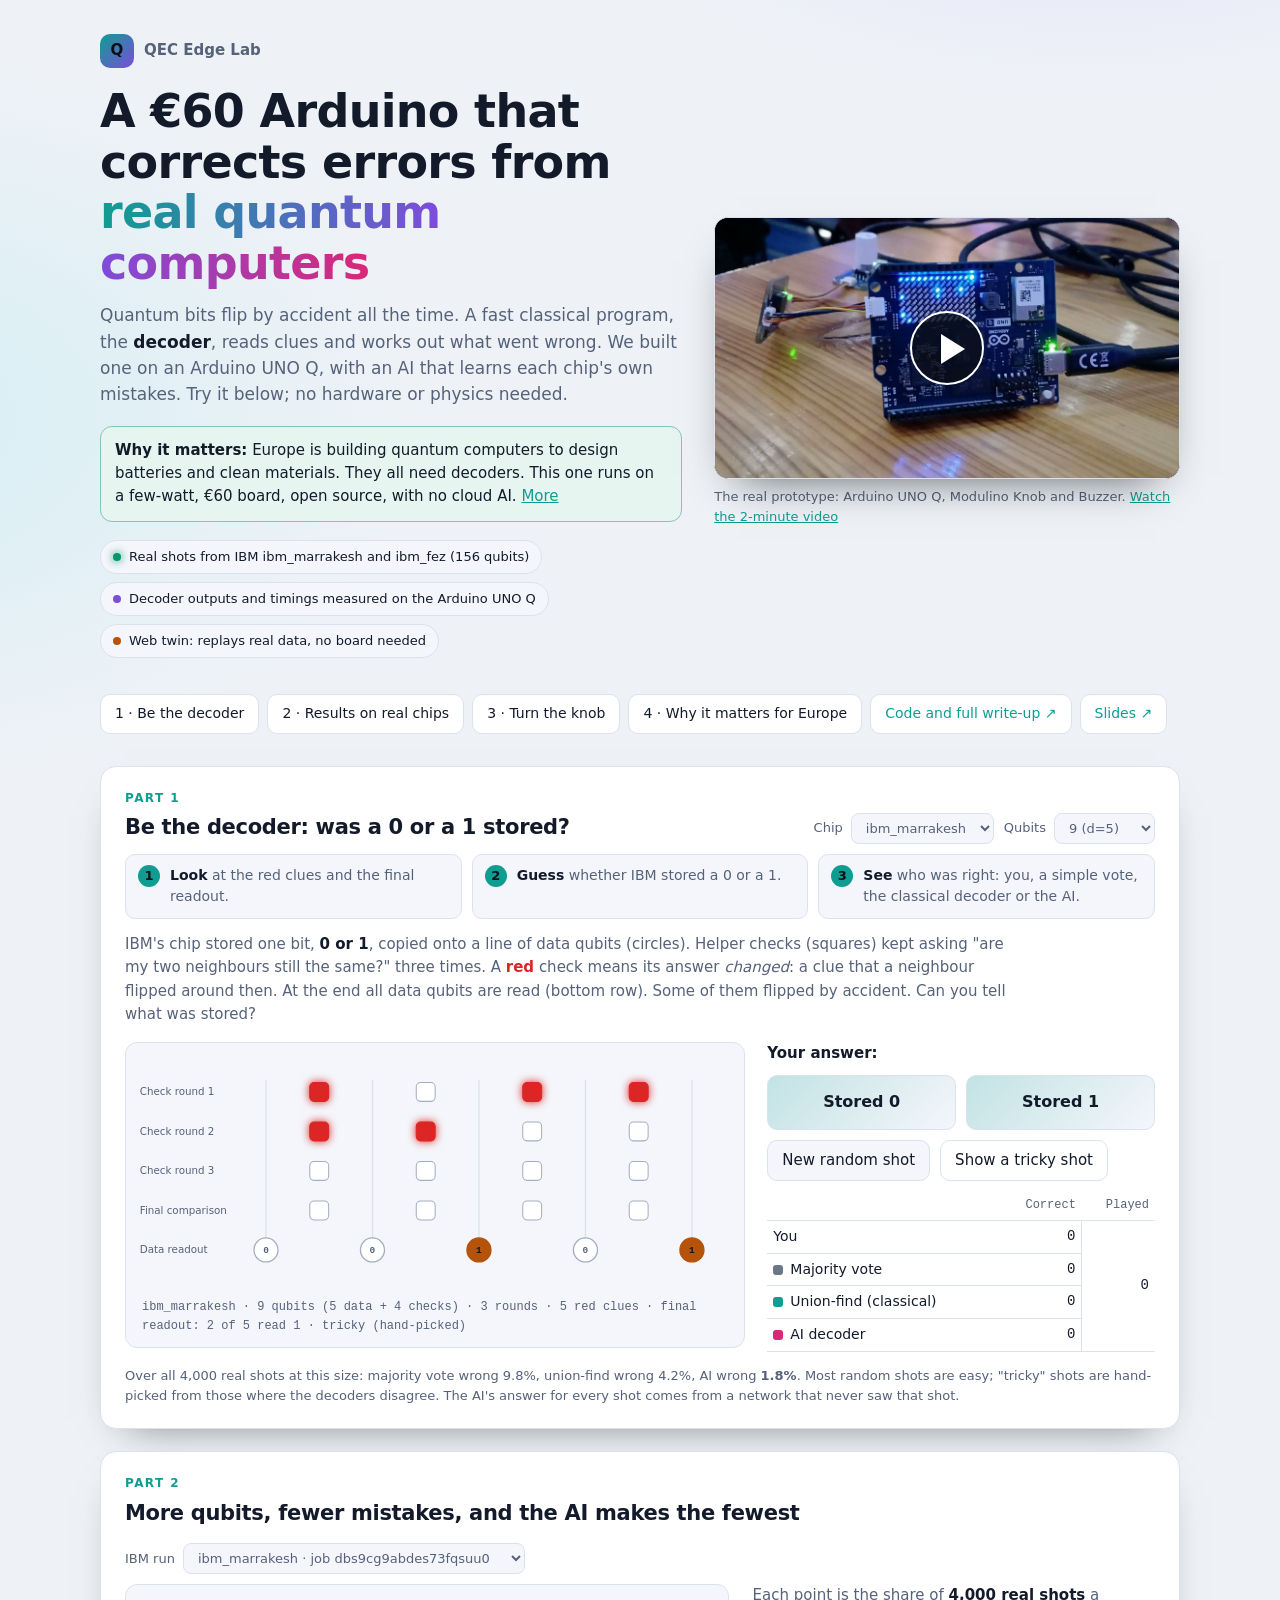
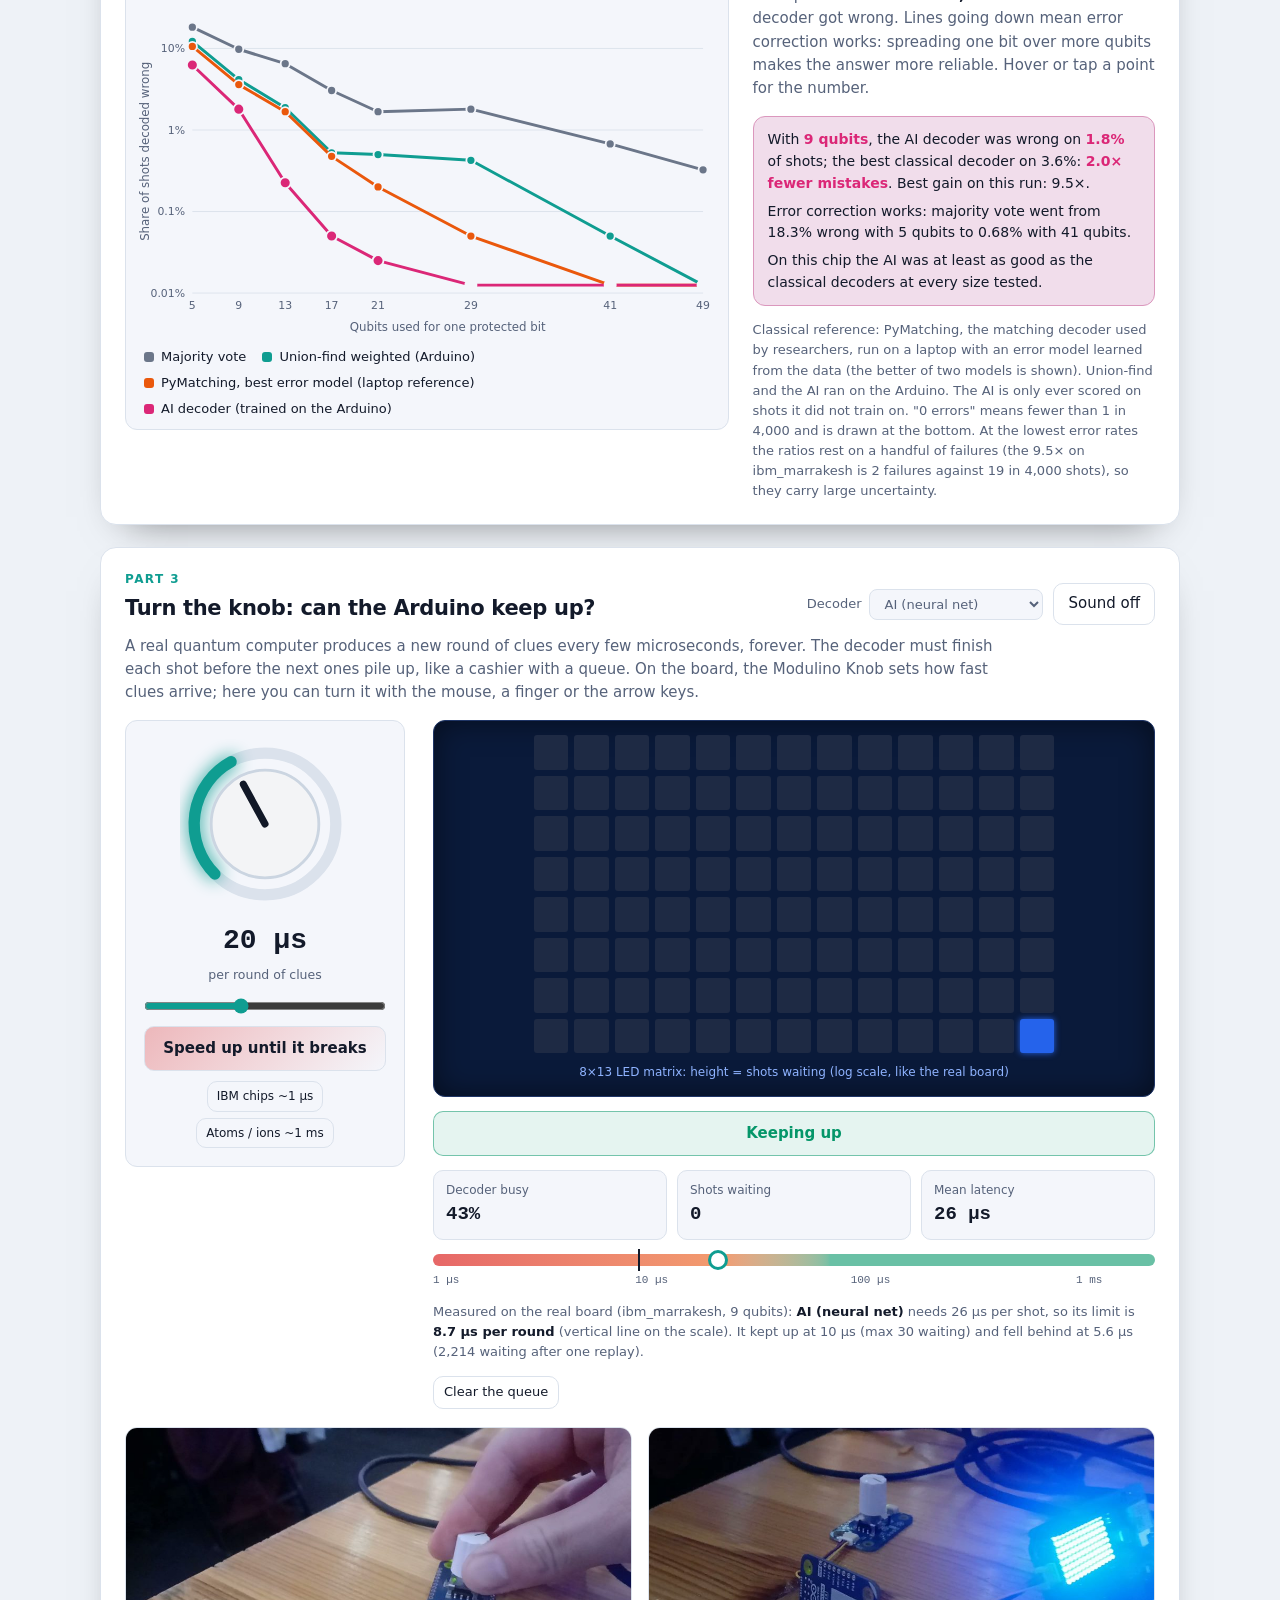
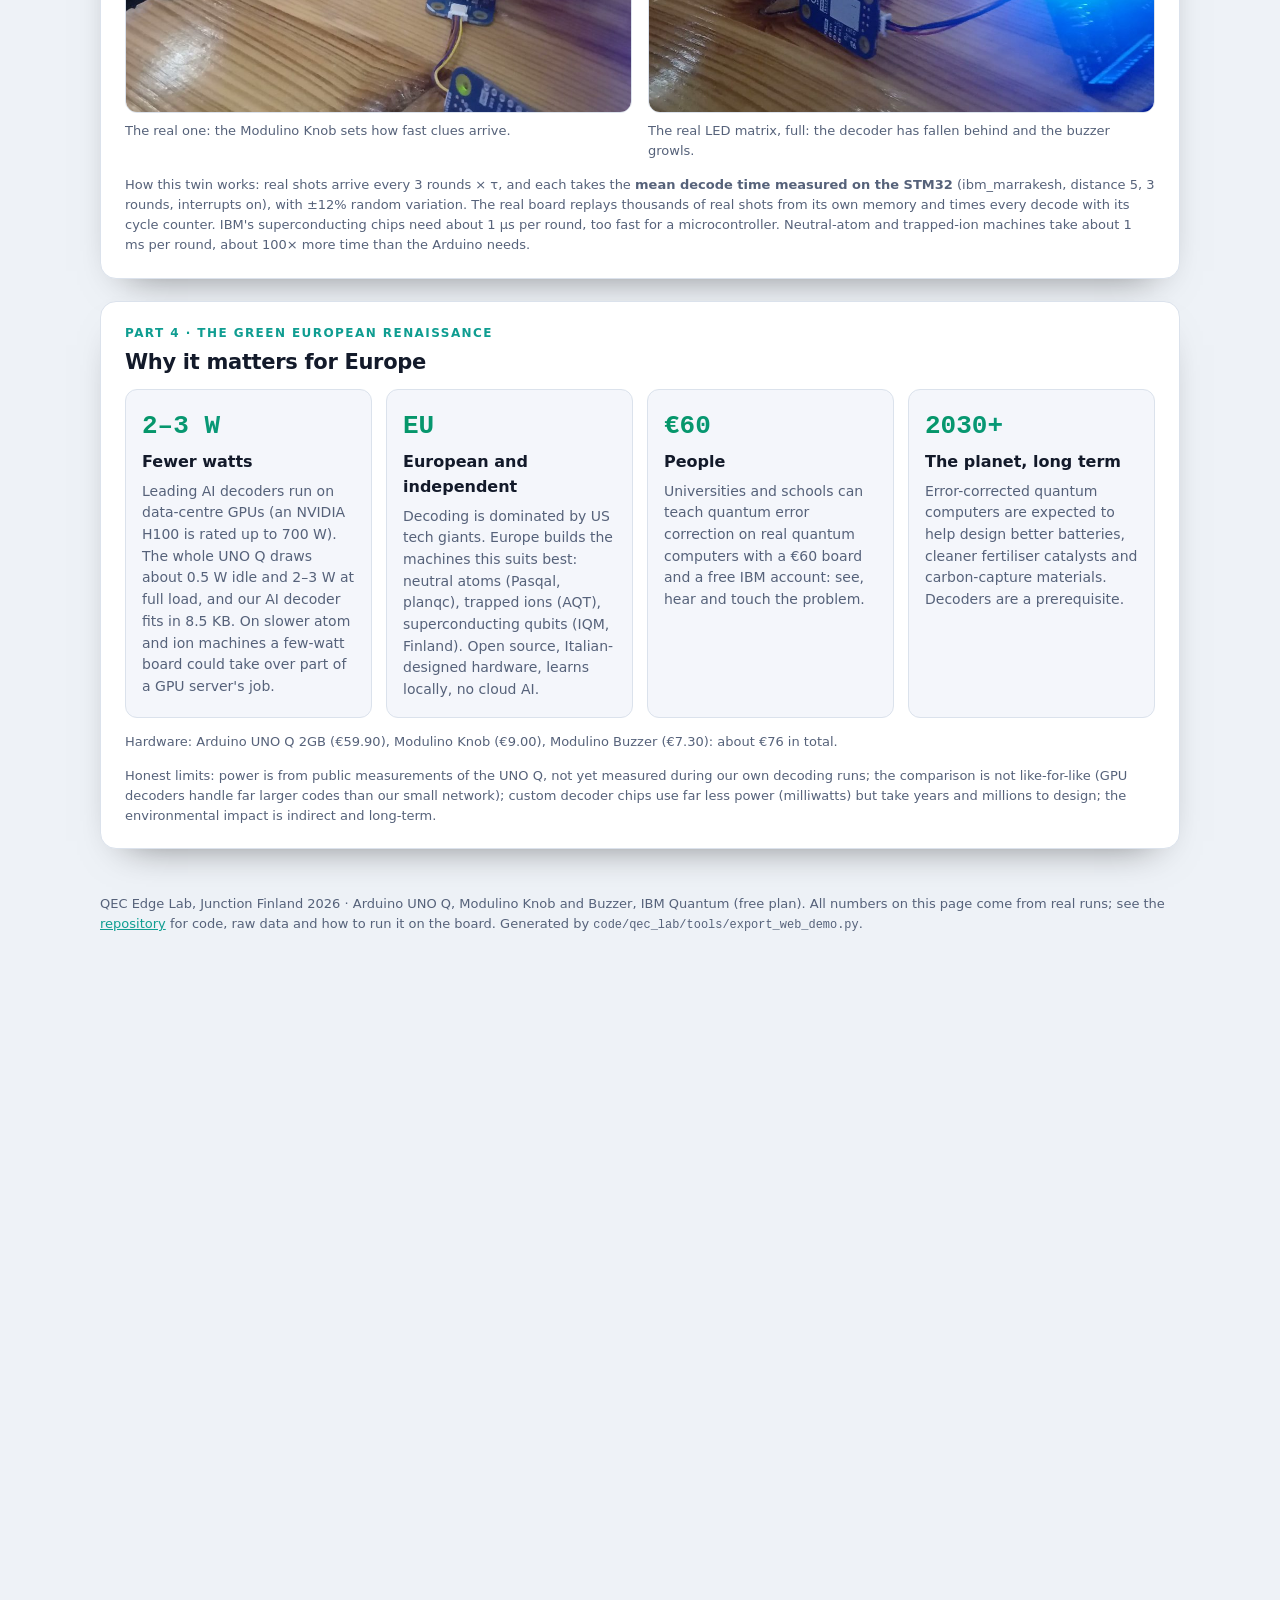
<file: docs/index.html>
<!doctype html>
<html lang="en"><head><meta charset="utf-8"><meta name="viewport" content="width=device-width, initial-scale=1">
<title>QEC Edge Lab</title><meta http-equiv="refresh" content="0; url=demo/"></head>
<body style="background:#070b14;color:#e8edf6;font-family:system-ui,sans-serif"><p><a style="color:#4fd1c5" href="demo/">Open the QEC Edge Lab interactive demo</a></p></body></html>
</file>
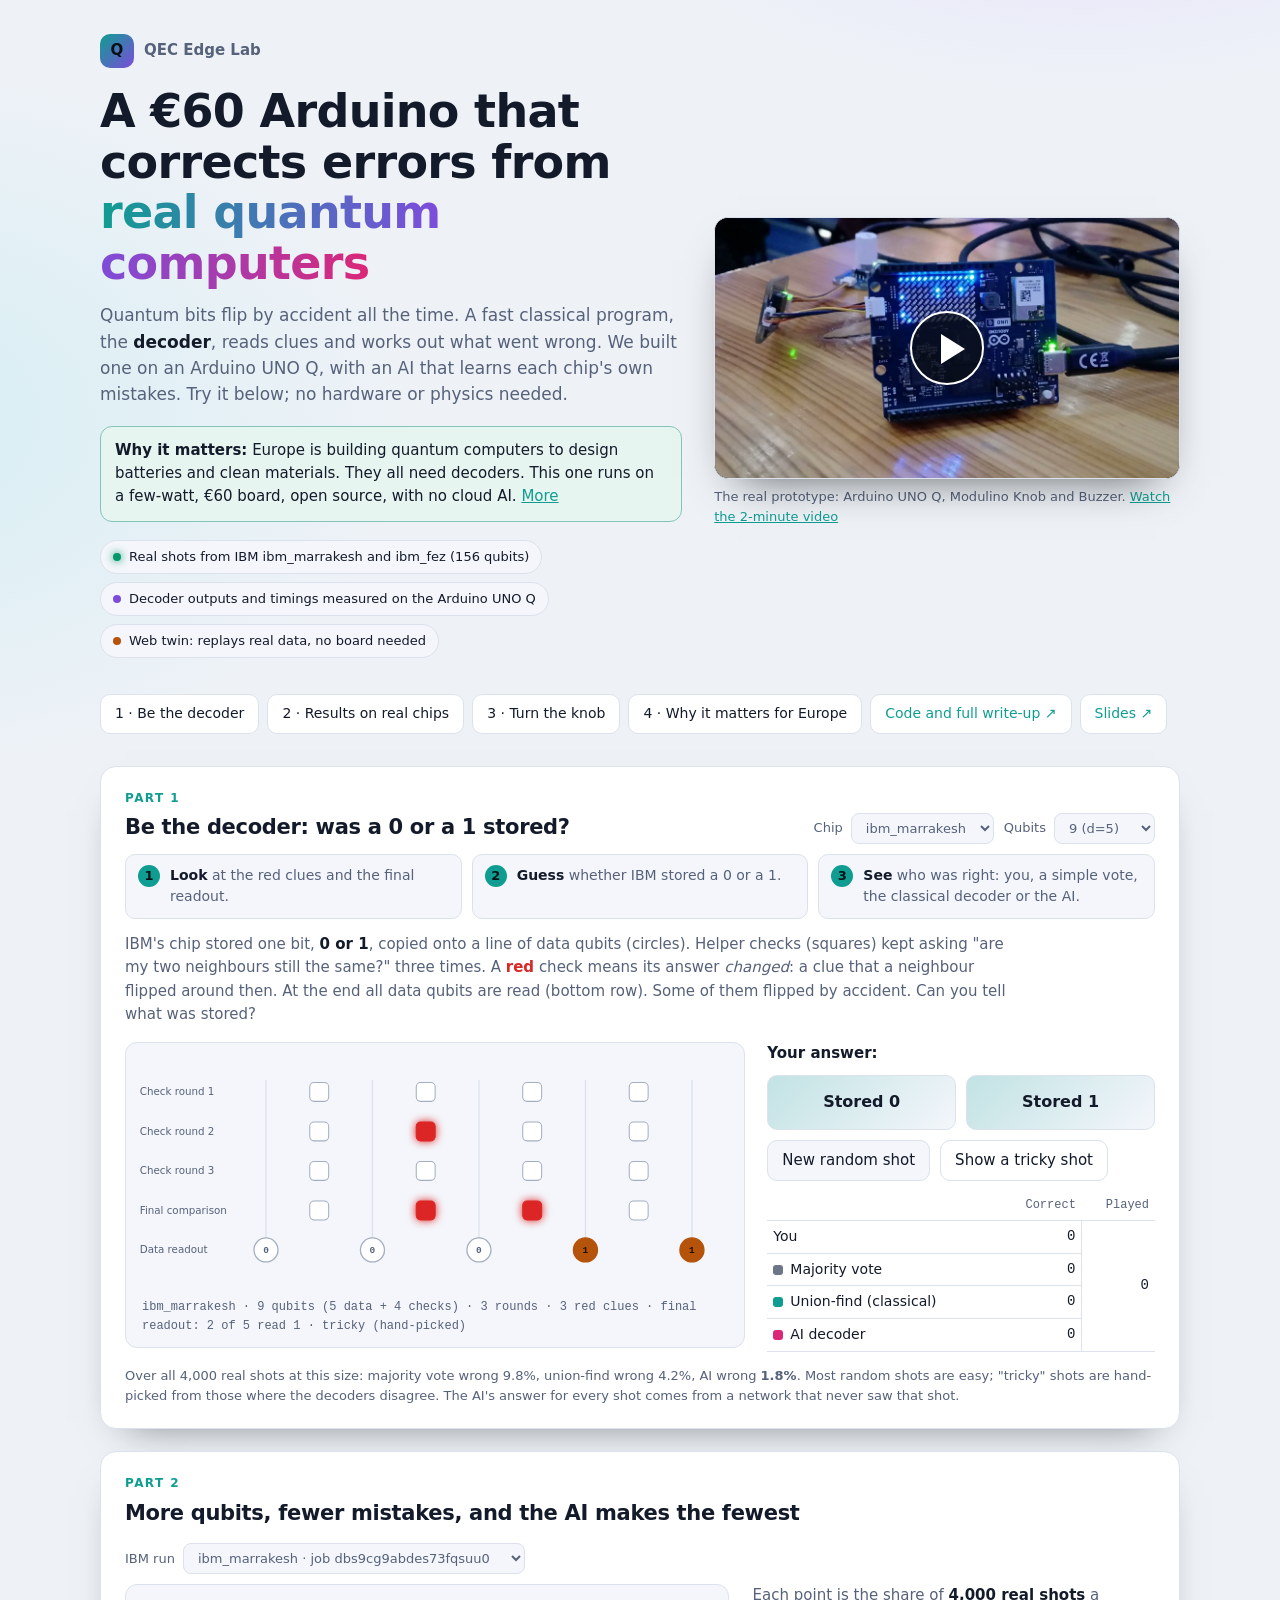
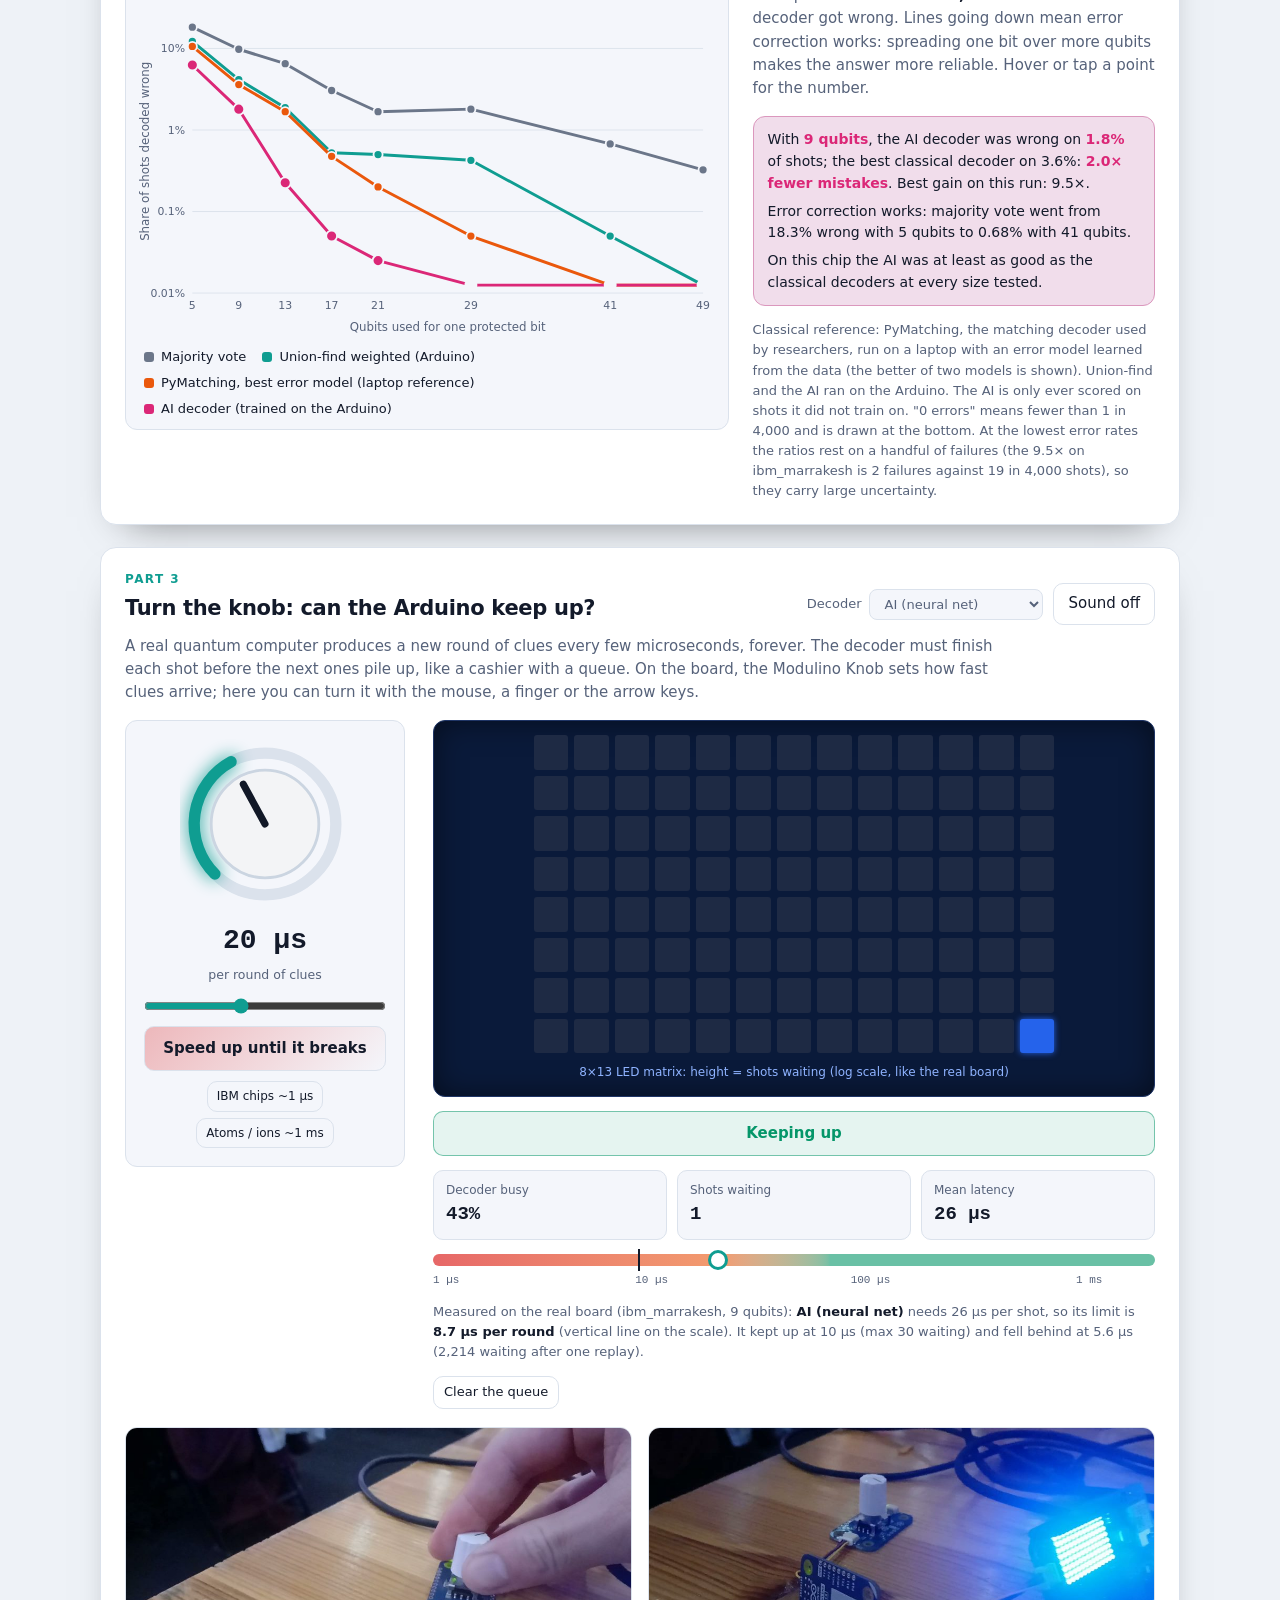
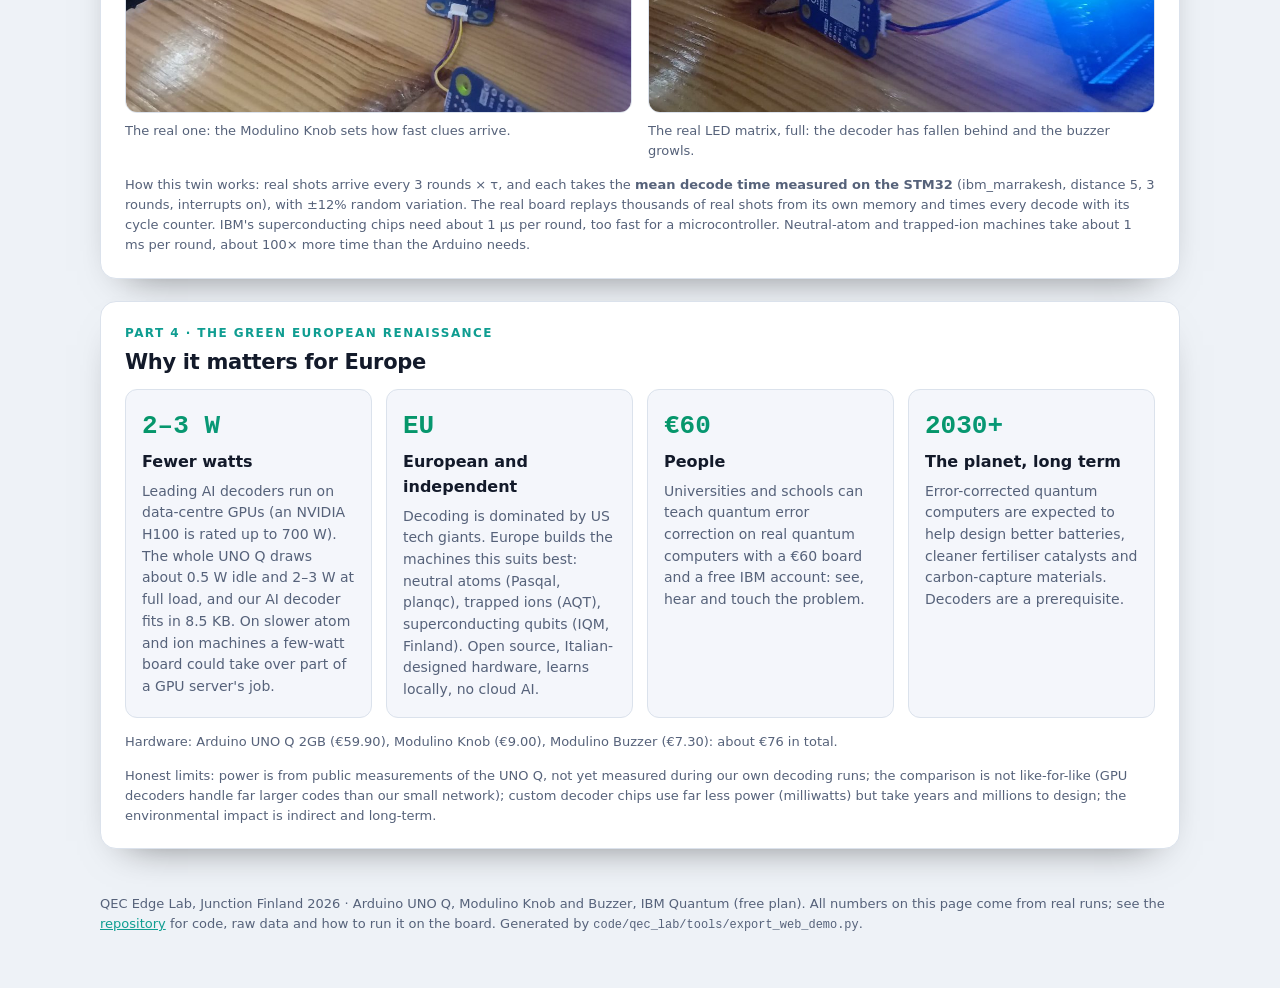
<file: docs/demo/index.html>
<!doctype html>
<html lang="en">
<head>
<meta charset="utf-8">
<meta name="viewport" content="width=device-width, initial-scale=1">
<title>QEC Edge Lab · Interactive demo</title>
<meta name="description" content="Interactive web twin of QEC Edge Lab: real IBM quantum computer data decoded by an Arduino UNO Q, with an on-device AI decoder.">
<meta property="og:title" content="QEC Edge Lab: a €60 Arduino that corrects real quantum-computer errors">
<meta property="og:description" content="Be the decoder on real IBM quantum data, compare decoders, and turn a virtual knob until the Arduino falls behind.">
<meta property="og:image" content="https://victor-onofre.github.io/QEC_Edge_Lab_submission/demo/img/board.jpg">
<meta property="og:type" content="website">
<meta name="twitter:card" content="summary_large_image">
<link rel="stylesheet" href="style.css">
</head>
<body>
<header class="hero">
  <div class="wrap">
    <div class="brand"><div class="logo" aria-hidden="true">Q</div><span>QEC Edge Lab</span></div>
    <div class="hero-grid"><div>
    <h1>A €60 Arduino that corrects errors from <span class="grad">real quantum computers</span></h1>
    <p class="lede">Quantum bits flip by accident all the time. A fast classical program, the <b>decoder</b>, reads clues
      and works out what went wrong. We built one on an Arduino UNO Q, with an AI that learns each chip's own
      mistakes. Try it below; no hardware or physics needed.</p>
    <p class="why-eu"><b>Why it matters:</b> Europe is building quantum computers to design batteries and clean
      materials. They all need decoders. This one runs on a few-watt, €60 board, open source, with no cloud AI.
      <a href="#europe">More</a></p>
    <div class="badges">
      <span class="badge"><i class="dot ok"></i>Real shots from IBM ibm_marrakesh and ibm_fez (156 qubits)</span>
      <span class="badge"><i class="dot hw"></i>Decoder outputs and timings measured on the Arduino UNO Q</span>
      <span class="badge"><i class="dot warm"></i>Web twin: replays real data, no board needed</span>
    </div>
    </div>
    <figure class="hero-media">
      <button id="videoBtn" class="video" aria-label="Play the 2-minute demo video (loads YouTube)">
        <img src="img/board.jpg" alt="The Arduino UNO Q with its LED matrix lit, connected to a Modulino Knob and Buzzer" width="960" height="540">
        <span class="play" aria-hidden="true"></span>
      </button>
      <figcaption>The real prototype: Arduino UNO Q, Modulino Knob and Buzzer. <a href="https://www.youtube.com/watch?v=pFP3tOLFYHk">Watch the 2-minute video</a></figcaption>
    </figure>
    </div>
    <nav class="jump">
      <a href="#play">1 · Be the decoder</a><a href="#results">2 · Results on real chips</a><a href="#realtime">3 · Turn the knob</a><a href="#europe">4 · Why it matters for Europe</a>
      <a class="ext" href="https://github.com/victor-onofre/QEC_Edge_Lab_submission">Code and full write-up ↗</a>
      <a class="ext" href="https://github.com/victor-onofre/QEC_Edge_Lab_submission/blob/main/presentation/qec_edge_lab_pitch.pdf">Slides ↗</a>
    </nav>
  </div>
</header>

<main class="wrap">
  <!-- 1. Shot game ------------------------------------------------------------------------------------------- -->
  <section id="play" class="card">
    <div class="card-head">
      <div><p class="kicker">Part 1</p><h2>Be the decoder: was a 0 or a 1 stored?</h2></div>
      <div class="controls">
        <label>Chip <select id="shotRun"></select></label>
        <label>Qubits <select id="shotD"></select></label>
      </div>
    </div>
    <ol class="steps">
      <li><b>Look</b> at the red clues and the final readout.</li>
      <li><b>Guess</b> whether IBM stored a 0 or a 1.</li>
      <li><b>See</b> who was right: you, a simple vote, the classical decoder or the AI.</li>
    </ol>
    <p class="explain">IBM's chip stored one bit, <b>0 or 1</b>, copied onto a line of data qubits (circles). Helper
      checks (squares) kept asking "are my two neighbours still the same?" three times. A <b class="red">red</b> check
      means its answer <i>changed</i>: a clue that a neighbour flipped around then. At the end all data qubits are read
      (bottom row). Some of them flipped by accident. Can you tell what was stored?</p>
    <div class="shot-layout">
      <div class="shot-box"><svg id="shotSvg" role="img" aria-label="Diagram of one real shot"></svg>
        <p class="shot-meta" id="shotMeta"></p></div>
      <div class="shot-side">
        <div class="guess" id="guessBox">
          <p class="q">Your answer:</p>
          <div class="btnrow"><button class="big" data-guess="0">Stored 0</button><button class="big" data-guess="1">Stored 1</button></div>
        </div>
        <div class="verdicts" id="verdicts" hidden>
          <p class="truth" id="truthLine"></p>
          <ul>
            <li id="vYou"></li><li id="vMaj"></li><li id="vUf"></li><li id="vAi"></li>
          </ul>
          <p class="why" id="whyLine"></p>
        </div>
        <div class="btnrow">
          <button id="nextShot">New random shot</button>
          <button id="trickyShot" class="ghost">Show a tricky shot</button>
        </div>
        <table class="score" aria-label="Score">
          <thead><tr><th></th><th>Correct</th><th>Played</th></tr></thead>
          <tbody>
            <tr><td>You</td><td id="sYou">0</td><td rowspan="4" id="sN">0</td></tr>
            <tr><td><i class="sw maj"></i>Majority vote</td><td id="sMaj">0</td></tr>
            <tr><td><i class="sw ufw"></i>Union-find (classical)</td><td id="sUf">0</td></tr>
            <tr><td><i class="sw ai"></i>AI decoder</td><td id="sAi">0</td></tr>
          </tbody>
        </table>
      </div>
    </div>
    <p class="note" id="shotNote"></p>
  </section>

  <!-- 2. Results ---------------------------------------------------------------------------------------------- -->
  <section id="results" class="card">
    <div class="card-head">
      <div><p class="kicker">Part 2</p><h2>More qubits, fewer mistakes, and the AI makes the fewest</h2></div>
      <div class="controls"><label>IBM run <select id="resRun"></select></label></div>
    </div>
    <div class="res-layout">
      <div class="chart-box">
        <svg id="resSvg" role="img" aria-label="Logical error rate versus number of qubits"></svg>
        <div class="legend" id="resLegend"></div>
      </div>
      <div class="res-side">
        <p class="explain">Each point is the share of <b>4,000 real shots</b> a decoder got wrong. Lines going down
          mean error correction works: spreading one bit over more qubits makes the answer more reliable. Hover or tap
          a point for the number.</p>
        <div class="callout" id="resCallout"></div>
        <p class="note">Classical reference: PyMatching, the matching decoder used by researchers, run on a laptop
          with an error model learned from the data (the better of two models is shown). Union-find and the AI ran on the Arduino. The AI is only ever
          scored on shots it did not train on. "0 errors" means fewer than 1 in 4,000 and is drawn at the bottom.
          At the lowest error rates the ratios rest on a handful of failures (the 9.5× on ibm_marrakesh is 2 failures
          against 19 in 4,000 shots), so they carry large uncertainty.</p>
      </div>
    </div>
  </section>

  <!-- 3. Real time ---------------------------------------------------------------------------------------------- -->
  <section id="realtime" class="card">
    <div class="card-head">
      <div><p class="kicker">Part 3</p><h2>Turn the knob: can the Arduino keep up?</h2></div>
      <div class="controls">
        <label>Decoder <select id="rtDec"></select></label>
        <button id="soundBtn" class="ghost" aria-pressed="false">Sound off</button>
      </div>
    </div>
    <p class="explain">A real quantum computer produces a new round of clues every few microseconds, forever. The decoder
      must finish each shot before the next ones pile up, like a cashier with a queue. On the board, the Modulino
      Knob sets how fast clues arrive; here you can turn it with the mouse, a finger or the arrow keys.</p>
    <div class="rt-layout">
      <div class="knob-box">
        <div id="knob" class="knob" role="slider" tabindex="0" aria-label="Round time" aria-valuemin="0" aria-valuemax="1000">
          <svg viewBox="0 0 120 120" aria-hidden="true">
            <circle cx="60" cy="60" r="50" class="knob-ring"/>
            <path id="knobArc" class="knob-arc" d=""/>
            <circle cx="60" cy="60" r="38" class="knob-body"/>
            <line id="knobTick" x1="60" y1="60" x2="60" y2="28" class="knob-tick"/>
          </svg>
        </div>
        <div class="tau"><span id="tauVal">20 µs</span><small>per round of clues</small></div>
        <input id="tauRange" type="range" min="0" max="1000" value="500" aria-label="Round time slider">
        <button id="sweepBtn" class="big sweep">Speed up until it breaks</button>
        <div class="presets">
          <button data-tau="1">IBM chips ~1 µs</button>
          <button data-tau="1000">Atoms / ions ~1 ms</button>
        </div>
      </div>
      <div class="board">
        <div class="matrix-frame">
          <div class="matrix" id="matrix" aria-label="LED matrix showing the queue"></div>
          <p class="mlabel">8×13 LED matrix: height = shots waiting (log scale, like the real board)</p>
        </div>
        <div id="rtStatus" class="status ok">Keeping up</div>
        <div class="stats">
          <div><small>Decoder busy</small><b id="stBusy">–</b></div>
          <div><small>Shots waiting</small><b id="stBacklog">–</b></div>
          <div><small>Mean latency</small><b id="stLat">–</b></div>
        </div>
        <div class="scale">
          <div class="scale-bar" id="scaleBar"><span id="scaleLimit" class="limit"></span><span id="scaleNow" class="now"></span></div>
          <div class="scale-labels"><span>1 µs</span><span>10 µs</span><span>100 µs</span><span>1 ms</span></div>
        </div>
        <p class="measured" id="measured"></p>
        <button id="clearBtn" class="ghost small">Clear the queue</button>
      </div>
    </div>
    <div class="real-row">
      <figure><img src="img/knob.jpg" alt="A hand turning the Modulino Knob next to the Arduino" loading="lazy" width="960" height="540">
        <figcaption>The real one: the Modulino Knob sets how fast clues arrive.</figcaption></figure>
      <figure><img src="img/led_matrix.jpg" alt="The Arduino UNO Q LED matrix fully lit in blue" loading="lazy" width="960" height="540">
        <figcaption>The real LED matrix, full: the decoder has fallen behind and the buzzer growls.</figcaption></figure>
    </div>
    <p class="note">How this twin works: real shots arrive every 3 rounds × τ, and each takes the <b>mean decode time
      measured on the STM32</b> (ibm_marrakesh, distance 5, 3 rounds, interrupts on), with ±12% random variation.
      The real board replays thousands of real shots from its own memory and times every decode with its cycle counter.
      IBM's superconducting chips need about 1 µs per round, too fast for a microcontroller. Neutral-atom and
      trapped-ion machines take about 1 ms per round, about 100× more time than the Arduino needs.</p>
  </section>

  <!-- 4. Europe ---------------------------------------------------------------------------------------------- -->
  <section id="europe" class="card">
    <div class="card-head"><div><p class="kicker">Part 4 · The Green European Renaissance</p>
      <h2>Why it matters for Europe</h2></div></div>
    <div class="eu-grid">
      <div class="eu"><b class="eu-big">2–3 W</b><h3>Fewer watts</h3>
        <p>Leading AI decoders run on data-centre GPUs (an NVIDIA H100 is rated up to 700 W). The whole UNO Q draws about
          0.5 W idle and 2–3 W at full load, and our AI decoder fits in 8.5 KB. On slower atom and ion machines a few-watt
          board could take over part of a GPU server's job.</p></div>
      <div class="eu"><b class="eu-big">EU</b><h3>European and independent</h3>
        <p>Decoding is dominated by US tech giants. Europe builds the machines this suits best: neutral atoms (Pasqal,
          planqc), trapped ions (AQT), superconducting qubits (IQM, Finland). Open source, Italian-designed hardware,
          learns locally, no cloud AI.</p></div>
      <div class="eu"><b class="eu-big">€60</b><h3>People</h3>
        <p>Universities and schools can teach quantum error correction on real quantum computers with a €60 board and a
          free IBM account: see, hear and touch the problem.</p></div>
      <div class="eu"><b class="eu-big">2030+</b><h3>The planet, long term</h3>
        <p>Error-corrected quantum computers are expected to help design better batteries, cleaner fertiliser catalysts
          and carbon-capture materials. Decoders are a prerequisite.</p></div>
    </div>
    <p class="note">Hardware: Arduino UNO Q 2GB (€59.90), Modulino Knob (€9.00), Modulino Buzzer (€7.30): about €76 in total.</p>
    <p class="note">Honest limits: power is from public measurements of the UNO Q, not yet measured during our own decoding
      runs; the comparison is not like-for-like (GPU decoders handle far larger codes than our small network); custom decoder chips use far less power (milliwatts) but take years and millions to design; the
      environmental impact is indirect and long-term.</p>
  </section>

  <footer>
    <p>QEC Edge Lab, Junction Finland 2026 · Arduino UNO Q, Modulino Knob and Buzzer, IBM Quantum (free plan).
      All numbers on this page come from real runs; see the
      <a href="https://github.com/victor-onofre/QEC_Edge_Lab_submission">repository</a> for code, raw data and how to run it
      on the board. Generated by <code>code/qec_lab/tools/export_web_demo.py</code>.</p>
  </footer>
</main>
<script src="data.js"></script>
<script src="app.js"></script>
</body>
</html>
</file>
<file: docs/demo/style.css>
:root {
  --bg: #070b14; --glow1: #1b1446; --glow2: #0b2a3d; --surface: #0f1524; --surface-2: #151d30; --border: #243049;
  --text: #e8edf6; --muted: #93a0b8; --faint: #4b5873;
  --accent: #4fd1c5; --hw: #a78bfa; --warm: #fbbf24; --pink: #f472b6;
  --maj: #8a96ac; --ufw: #4fd1c5; --pm: #fb923c; --ai: #f472b6;
  --ok: #34d399; --bad: #f87171; --busy: #fb923c;
  --led-off: #13203a; --led-dim: #2563eb; --led-on: #7dd3fc;
  --radius: 16px;
  --mono: ui-monospace, "SF Mono", "JetBrains Mono", Menlo, Consolas, monospace;
  color-scheme: dark;
}
@media (prefers-color-scheme: light) {
  :root {
    --bg: #eef2f7; --glow1: #e2dcfb; --glow2: #d5eef3; --surface: #ffffff; --surface-2: #f4f6fb; --border: #dbe2ec;
    --text: #131a2a; --muted: #56627a; --faint: #a3aec0;
    --accent: #0f9d91; --hw: #7c4ddb; --warm: #b45309; --pink: #db2777;
    --maj: #6b7689; --ufw: #0f9d91; --pm: #ea580c; --ai: #db2777;
    --ok: #059669; --bad: #dc2626; --busy: #ea580c;
    --led-off: #1e2a44; --led-dim: #2563eb; --led-on: #9fe3ff;
    color-scheme: light;
  }
}
* { box-sizing: border-box; }
html { scroll-behavior: smooth; }
html, body { margin: 0; }
body {
  color: var(--text); min-height: 100vh;
  background: radial-gradient(900px 500px at 85% -5%, var(--glow1), transparent 60%),
              radial-gradient(900px 600px at -10% 10%, var(--glow2), transparent 60%), var(--bg);
  font: 15px/1.55 Inter, system-ui, -apple-system, "Segoe UI", Roboto, sans-serif; -webkit-font-smoothing: antialiased;
}
.wrap { max-width: 1120px; margin: 0 auto; padding: 0 20px; }
a { color: var(--accent); }
h1, h2 { margin: 0; letter-spacing: -.015em; }
button, select, input { font: inherit; color: inherit; }

/* hero */
.hero { padding: 34px 0 10px; }
.brand { display: flex; align-items: center; gap: 10px; font-weight: 650; color: var(--muted); }
.logo { width: 34px; height: 34px; border-radius: 10px; display: grid; place-items: center; font-weight: 800; color: #0a0e16;
  background: linear-gradient(135deg, var(--accent), var(--hw)); }
.hero h1 { font-size: clamp(28px, 4.4vw, 46px); line-height: 1.1; margin: 18px 0 14px; max-width: 900px; font-weight: 750; }
.grad { background: linear-gradient(90deg, var(--accent), var(--hw) 55%, var(--pink)); -webkit-background-clip: text; background-clip: text; color: transparent; }
.lede { color: var(--muted); font-size: 17px; max-width: 780px; margin: 0 0 18px; }
.lede b { color: var(--text); }
.badges { display: flex; flex-wrap: wrap; gap: 8px; margin-bottom: 18px; }
.badge { display: inline-flex; align-items: center; gap: 8px; padding: 6px 12px; border-radius: 999px; font-size: 13px;
  background: var(--surface-2); border: 1px solid var(--border); }
.dot { width: 8px; height: 8px; border-radius: 50%; flex: none; }
.dot.ok { background: var(--ok); box-shadow: 0 0 8px var(--ok); } .dot.hw { background: var(--hw); } .dot.warm { background: var(--warm); }
.jump { display: flex; flex-wrap: wrap; gap: 8px; }
.jump a { text-decoration: none; padding: 8px 14px; border-radius: 10px; border: 1px solid var(--border); background: var(--surface);
  color: var(--text); font-size: 14px; }
.jump a:hover { border-color: var(--accent); }
.jump a.ext { color: var(--accent); }

/* cards */
.card { background: var(--surface); border: 1px solid var(--border); border-radius: var(--radius); padding: 22px 24px;
  margin: 22px 0; box-shadow: 0 18px 40px -26px rgba(0,0,0,.6); scroll-margin-top: 16px; }
.card-head { display: flex; justify-content: space-between; align-items: flex-end; gap: 14px; flex-wrap: wrap; margin-bottom: 10px; }
.card h2 { font-size: 21px; }
.kicker { margin: 0 0 4px; font-size: 12px; text-transform: uppercase; letter-spacing: .12em; color: var(--accent); font-weight: 650; }
.controls { display: flex; gap: 10px; flex-wrap: wrap; align-items: center; }
.controls label { display: flex; align-items: center; gap: 8px; font-size: 13px; color: var(--muted); }
select { background: var(--surface-2); border: 1px solid var(--border); border-radius: 8px; padding: 6px 10px; }
.explain { color: var(--muted); margin: 0 0 16px; max-width: 900px; }
.explain b { color: var(--text); }
.red { color: var(--bad) !important; }
.note { color: var(--muted); font-size: 13px; margin: 14px 0 0; }
button { cursor: pointer; border-radius: 10px; border: 1px solid var(--border); background: var(--surface-2); padding: 8px 14px; }
button:hover { border-color: var(--accent); }
button:focus-visible, select:focus-visible, .knob:focus-visible, input:focus-visible { outline: 2px solid var(--accent); outline-offset: 2px; }
button.big { flex: 1; padding: 14px; font-size: 16px; font-weight: 650; background: linear-gradient(135deg, color-mix(in srgb, var(--accent) 22%, var(--surface-2)), var(--surface-2)); }
button.ghost { background: transparent; }
button.small { padding: 5px 10px; font-size: 13px; }
.btnrow { display: flex; gap: 10px; flex-wrap: wrap; margin: 10px 0; }

/* part 1 */
.shot-layout { display: grid; grid-template-columns: minmax(0, 1.6fr) minmax(0, 1fr); gap: 22px; align-items: start; }
.shot-box { background: var(--surface-2); border: 1px solid var(--border); border-radius: 12px; padding: 12px; }
#shotSvg { width: 100%; height: auto; display: block; }
.shot-meta { margin: 6px 4px 0; font-size: 12px; color: var(--muted); font-family: var(--mono); }
.guess .q { margin: 0; font-weight: 600; }
.verdicts { background: var(--surface-2); border: 1px solid var(--border); border-radius: 12px; padding: 12px 14px; }
.verdicts ul { list-style: none; margin: 8px 0; padding: 0; display: grid; gap: 4px; }
.verdicts li { display: flex; justify-content: space-between; gap: 10px; font-size: 14px; }
.verdicts li .ok { color: var(--ok); font-weight: 650; } .verdicts li .bad { color: var(--bad); font-weight: 650; }
.truth { margin: 0; font-size: 17px; font-weight: 700; }
.why { margin: 4px 0 0; font-size: 13px; color: var(--muted); }
.score { width: 100%; border-collapse: collapse; font-size: 14px; margin-top: 6px; }
.score th { text-align: left; color: var(--muted); font-weight: 500; font-size: 12px; }
.score td, .score th { padding: 5px 6px; border-bottom: 1px solid var(--border); }
.score td:nth-child(2), .score th:nth-child(2), .score th:nth-child(3) { text-align: right; font-family: var(--mono); }
.score td[rowspan] { text-align: right; font-family: var(--mono); vertical-align: middle; border-left: 1px solid var(--border); }
.sw { display: inline-block; width: 10px; height: 10px; border-radius: 3px; margin-right: 7px; vertical-align: -1px; }
.sw.maj { background: var(--maj); } .sw.ufw { background: var(--ufw); } .sw.ai { background: var(--ai); } .sw.pm { background: var(--pm); }
svg text { fill: var(--muted); font-family: inherit; }
.q-data { fill: var(--surface); stroke: var(--faint); stroke-width: 1.5; }
.q-data.one { fill: var(--warm); stroke: var(--warm); }
.q-data.dis { stroke: var(--bad); stroke-width: 2.5; }
.q-check { fill: var(--surface); stroke: var(--faint); stroke-width: 1.2; }
.q-check.ev { fill: var(--bad); stroke: var(--bad); filter: drop-shadow(0 0 5px var(--bad)); }
.q-line { stroke: var(--border); stroke-width: 1.5; }
.q-val { font-size: 11px; font-family: var(--mono); font-weight: 700; }
.q-val.on { fill: #1a1300; }

/* part 2 */
.res-layout { display: grid; grid-template-columns: minmax(0, 1.5fr) minmax(0, 1fr); gap: 24px; align-items: start; }
.chart-box { background: var(--surface-2); border: 1px solid var(--border); border-radius: 12px; padding: 10px 10px 6px; position: relative; }
#resSvg { width: 100%; height: auto; display: block; }
.grid-line { stroke: var(--border); stroke-width: 1; }
.axis-t { font-size: 12px; }
.series { fill: none; stroke-width: 3.2; stroke-linejoin: round; stroke-linecap: round; }
.pt { stroke: var(--surface-2); stroke-width: 2; cursor: pointer; }
.pt.zero { fill: var(--surface-2) !important; stroke-width: 2.2; }
.legend { display: flex; flex-wrap: wrap; gap: 6px 16px; padding: 6px 8px 4px; font-size: 13px; }
.tip { position: absolute; pointer-events: none; background: var(--surface); border: 1px solid var(--border); border-radius: 8px;
  padding: 6px 9px; font-size: 12px; box-shadow: 0 8px 20px -10px rgba(0,0,0,.6); white-space: nowrap; }
.callout { background: color-mix(in srgb, var(--ai) 12%, var(--surface-2)); border: 1px solid color-mix(in srgb, var(--ai) 40%, var(--border));
  border-radius: 12px; padding: 12px 14px; font-size: 14px; }
.callout b { color: var(--ai); }

/* part 3 */
.rt-layout { display: grid; grid-template-columns: minmax(0, 280px) minmax(0, 1fr); gap: 28px; align-items: start; }
.knob-box { display: flex; flex-direction: column; align-items: center; gap: 10px; background: var(--surface-2);
  border: 1px solid var(--border); border-radius: 12px; padding: 18px; }
.knob { width: 170px; height: 170px; touch-action: none; cursor: grab; border-radius: 50%; }
.knob:active { cursor: grabbing; }
.knob svg { width: 100%; height: 100%; }
.knob-ring { fill: none; stroke: var(--border); stroke-width: 8; }
.knob-arc { fill: none; stroke: var(--accent); stroke-width: 8; stroke-linecap: round; filter: drop-shadow(0 0 6px var(--accent)); }
.knob-body { fill: #f3f4f6; stroke: #cbd5e1; stroke-width: 2; }
.knob-tick { stroke: #111827; stroke-width: 5; stroke-linecap: round; }
.tau { text-align: center; }
.tau span { font-size: 28px; font-weight: 750; font-family: var(--mono); display: block; }
.tau small { color: var(--muted); }
#tauRange { width: 100%; accent-color: var(--accent); }
.presets { display: flex; gap: 6px; flex-wrap: wrap; justify-content: center; }
.presets button { font-size: 12px; padding: 5px 9px; }
.board { display: grid; gap: 14px; }
.matrix-frame { background: #0a1a3a; border-radius: 12px; padding: 14px; border: 1px solid #1f3566;
  box-shadow: inset 0 0 30px rgba(0,0,0,.5); }
.matrix { display: grid; grid-template-columns: repeat(13, 1fr); gap: 6px; max-width: 520px; margin: 0 auto; }
.led { aspect-ratio: 1; border-radius: 3px; background: var(--led-off); transition: background .12s, box-shadow .12s; }
.led.dim { background: var(--led-dim); box-shadow: 0 0 6px var(--led-dim); }
.led.on { background: var(--led-on); box-shadow: 0 0 10px var(--led-on), 0 0 2px #fff; }
.mlabel { margin: 10px 0 0; text-align: center; font-size: 12px; color: #8fb3ff; }
.status { border-radius: 10px; padding: 10px 14px; font-weight: 700; text-align: center; border: 1px solid; }
.status.ok { color: var(--ok); border-color: color-mix(in srgb, var(--ok) 50%, transparent); background: color-mix(in srgb, var(--ok) 10%, transparent); }
.status.busy { color: var(--busy); border-color: color-mix(in srgb, var(--busy) 50%, transparent); background: color-mix(in srgb, var(--busy) 10%, transparent); }
.status.bad { color: var(--bad); border-color: color-mix(in srgb, var(--bad) 60%, transparent); background: color-mix(in srgb, var(--bad) 12%, transparent);
  animation: blink 1s ease-in-out infinite; }
@keyframes blink { 50% { opacity: .65; } }
.stats { display: grid; grid-template-columns: repeat(3, minmax(0, 1fr)); gap: 10px; }
.stats div { background: var(--surface-2); border: 1px solid var(--border); border-radius: 10px; padding: 10px 12px; }
.stats small { display: block; color: var(--muted); font-size: 12px; }
.stats b { font-family: var(--mono); font-size: 19px; }
.scale-bar { position: relative; height: 12px; border-radius: 6px;
  background: linear-gradient(90deg, color-mix(in srgb, var(--bad) 70%, transparent), color-mix(in srgb, var(--busy) 60%, transparent) 40%, color-mix(in srgb, var(--ok) 60%, transparent) 55%, color-mix(in srgb, var(--ok) 60%, transparent)); }
.scale-bar .limit { position: absolute; top: -5px; width: 2px; height: 22px; background: var(--text); }
.scale-bar .now { position: absolute; top: -4px; width: 20px; height: 20px; margin-left: -10px; border-radius: 50%; background: var(--surface);
  border: 3px solid var(--accent); }
.scale-labels { display: flex; justify-content: space-between; font-size: 11px; color: var(--muted); margin-top: 6px; font-family: var(--mono); }
.measured { margin: 0; font-size: 13px; color: var(--muted); }
.measured b { color: var(--text); }
#clearBtn { justify-self: start; }

.eu-grid { display: grid; grid-template-columns: repeat(4, minmax(0, 1fr)); gap: 14px; }
.eu { background: var(--surface-2); border: 1px solid var(--border); border-radius: 12px; padding: 16px; }
.eu h3 { margin: 4px 0 6px; font-size: 16px; }
.eu p { margin: 0; color: var(--muted); font-size: 14px; }
.eu-big { display: block; font-size: 26px; font-weight: 800; font-family: var(--mono);
  background: linear-gradient(90deg, var(--ok), var(--accent)); -webkit-background-clip: text; background-clip: text; color: transparent; }
@media (max-width: 960px) { .eu-grid { grid-template-columns: repeat(2, minmax(0, 1fr)); } }
@media (max-width: 520px) { .eu-grid { grid-template-columns: minmax(0, 1fr); } }

.hero-grid { margin-bottom: 18px; display: grid; grid-template-columns: minmax(0, 1.25fr) minmax(0, 1fr); gap: 32px; align-items: center; }
.hero-media { margin: 0; }
.hero-media figcaption, .real-row figcaption { color: var(--muted); font-size: 13px; margin-top: 8px; }
.video { position: relative; display: block; width: 100%; padding: 0; border-radius: 14px; overflow: hidden; border: 1px solid var(--border);
  background: #000; aspect-ratio: 16 / 9; box-shadow: 0 20px 44px -24px rgba(0,0,0,.7); }
.video img, .video iframe { width: 100%; height: 100%; display: block; object-fit: cover; border: 0; }
.video .play { position: absolute; left: 50%; top: 50%; width: 74px; height: 74px; margin: -37px 0 0 -37px; border-radius: 50%;
  background: rgba(10, 14, 22, .72); border: 2px solid #fff; }
.video .play::after { content: ""; position: absolute; left: 29px; top: 21px; border-style: solid; border-width: 15px 0 15px 24px;
  border-color: transparent transparent transparent #fff; }
.video:hover .play { background: var(--accent); }
.why-eu { margin: 0 0 18px; max-width: 780px; padding: 12px 14px; border-radius: 12px; font-size: 15px;
  background: color-mix(in srgb, var(--ok) 10%, var(--surface)); border: 1px solid color-mix(in srgb, var(--ok) 40%, var(--border)); }
.steps { list-style: none; counter-reset: st; display: grid; grid-template-columns: repeat(3, minmax(0, 1fr)); gap: 10px; margin: 0 0 14px; padding: 0; }
.steps li { counter-increment: st; background: var(--surface-2); border: 1px solid var(--border); border-radius: 10px; padding: 10px 12px 10px 44px;
  position: relative; font-size: 14px; color: var(--muted); }
.steps li b { color: var(--text); }
.steps li::before { content: counter(st); position: absolute; left: 12px; top: 10px; width: 22px; height: 22px; border-radius: 50%;
  background: var(--accent); color: #06121a; font-weight: 800; font-size: 13px; display: grid; place-items: center; }
button.sweep { flex: none; width: 100%; padding: 10px; font-size: 15px;
  background: linear-gradient(135deg, color-mix(in srgb, var(--bad) 30%, var(--surface-2)), var(--surface-2)); }
.real-row { display: grid; grid-template-columns: repeat(2, minmax(0, 1fr)); gap: 16px; margin-top: 18px; }
.real-row figure { margin: 0; }
.real-row img { width: 100%; height: auto; display: block; border-radius: 12px; border: 1px solid var(--border); }
@media (max-width: 860px) { .hero-grid { grid-template-columns: minmax(0, 1fr); gap: 18px; } .steps { grid-template-columns: minmax(0, 1fr); } }
@media (max-width: 520px) { .real-row { grid-template-columns: minmax(0, 1fr); } }

footer { color: var(--muted); font-size: 13px; padding: 10px 0 40px; }
code { font-family: var(--mono); font-size: .92em; }

@media (max-width: 860px) {
  .shot-layout, .res-layout, .rt-layout { grid-template-columns: minmax(0, 1fr); }
  .card { padding: 18px 16px; }
  .wrap { padding: 0 16px; }
  .knob { width: 150px; height: 150px; }
}
@media (max-width: 520px) {
  .stats b { font-size: 16px; }
  .matrix { gap: 4px; }
}
@media (prefers-reduced-motion: reduce) { .status.bad { animation: none; } html { scroll-behavior: auto; } }
</file>
